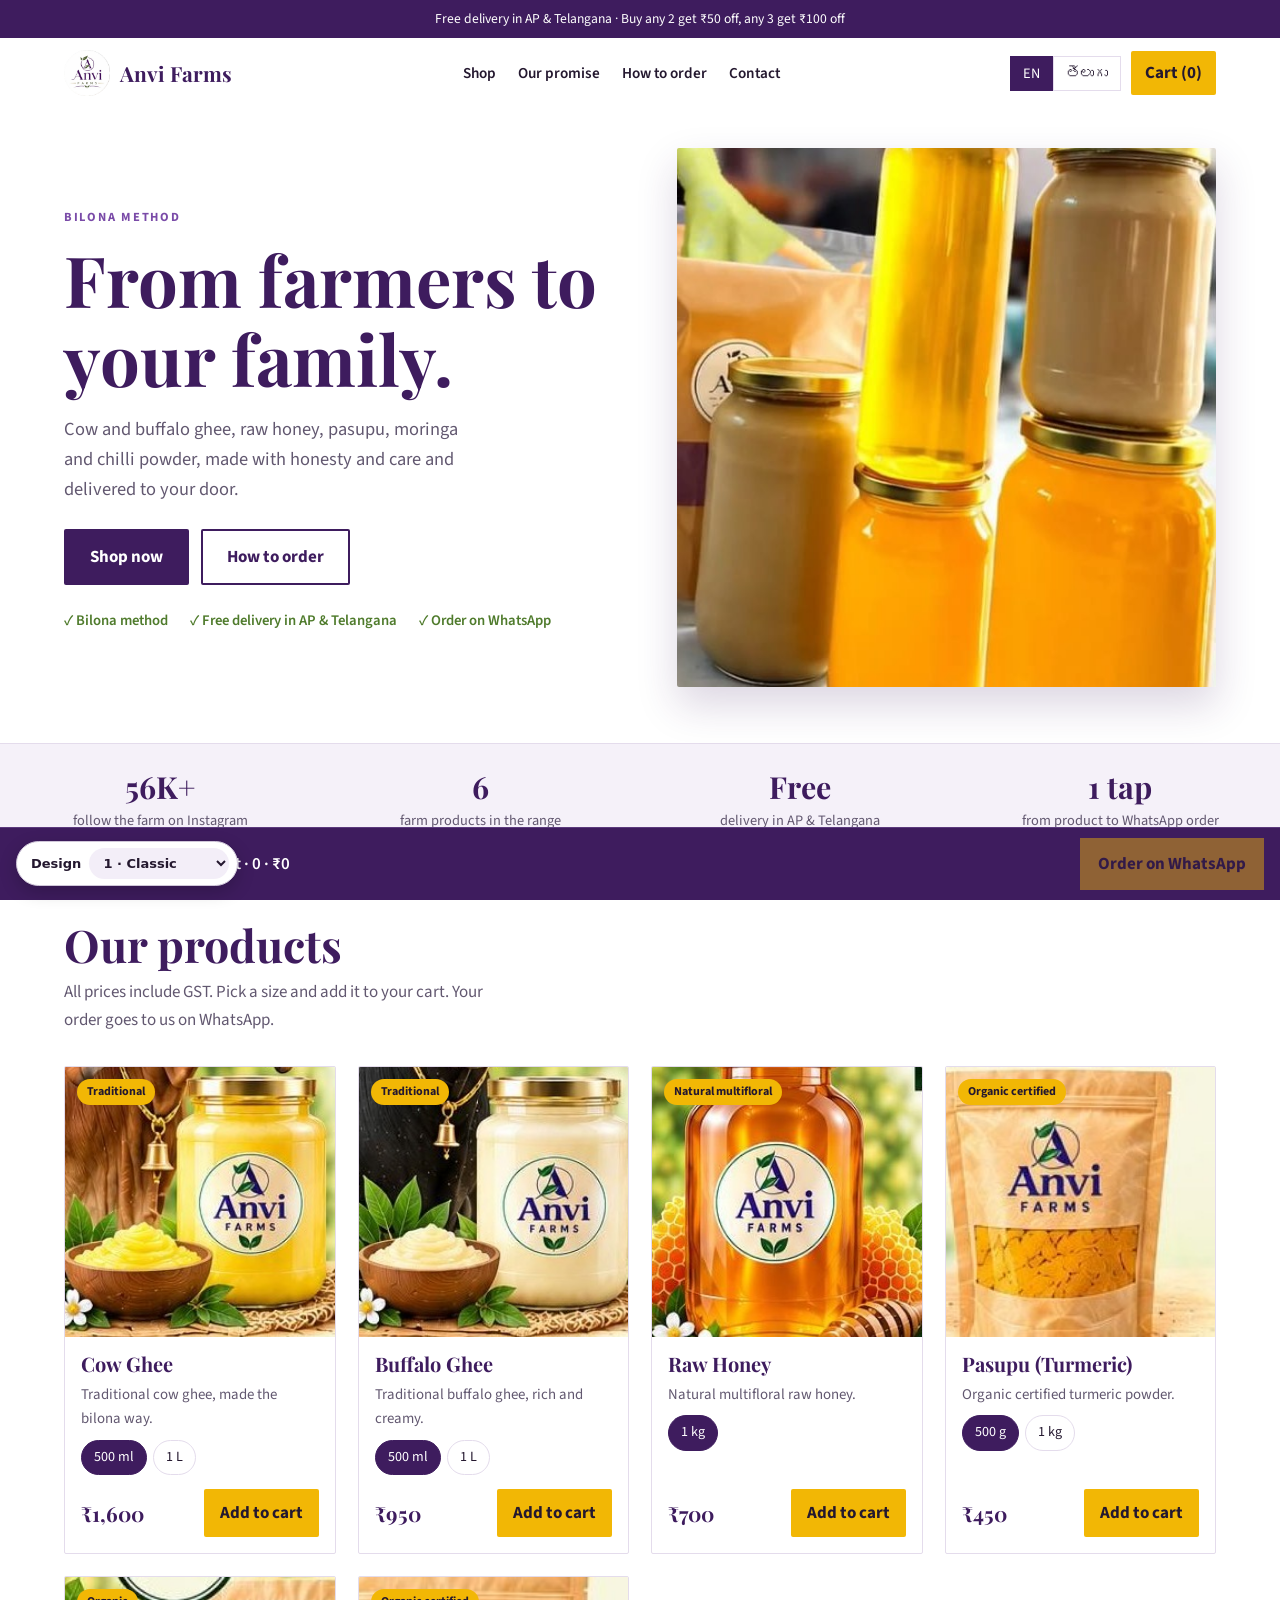
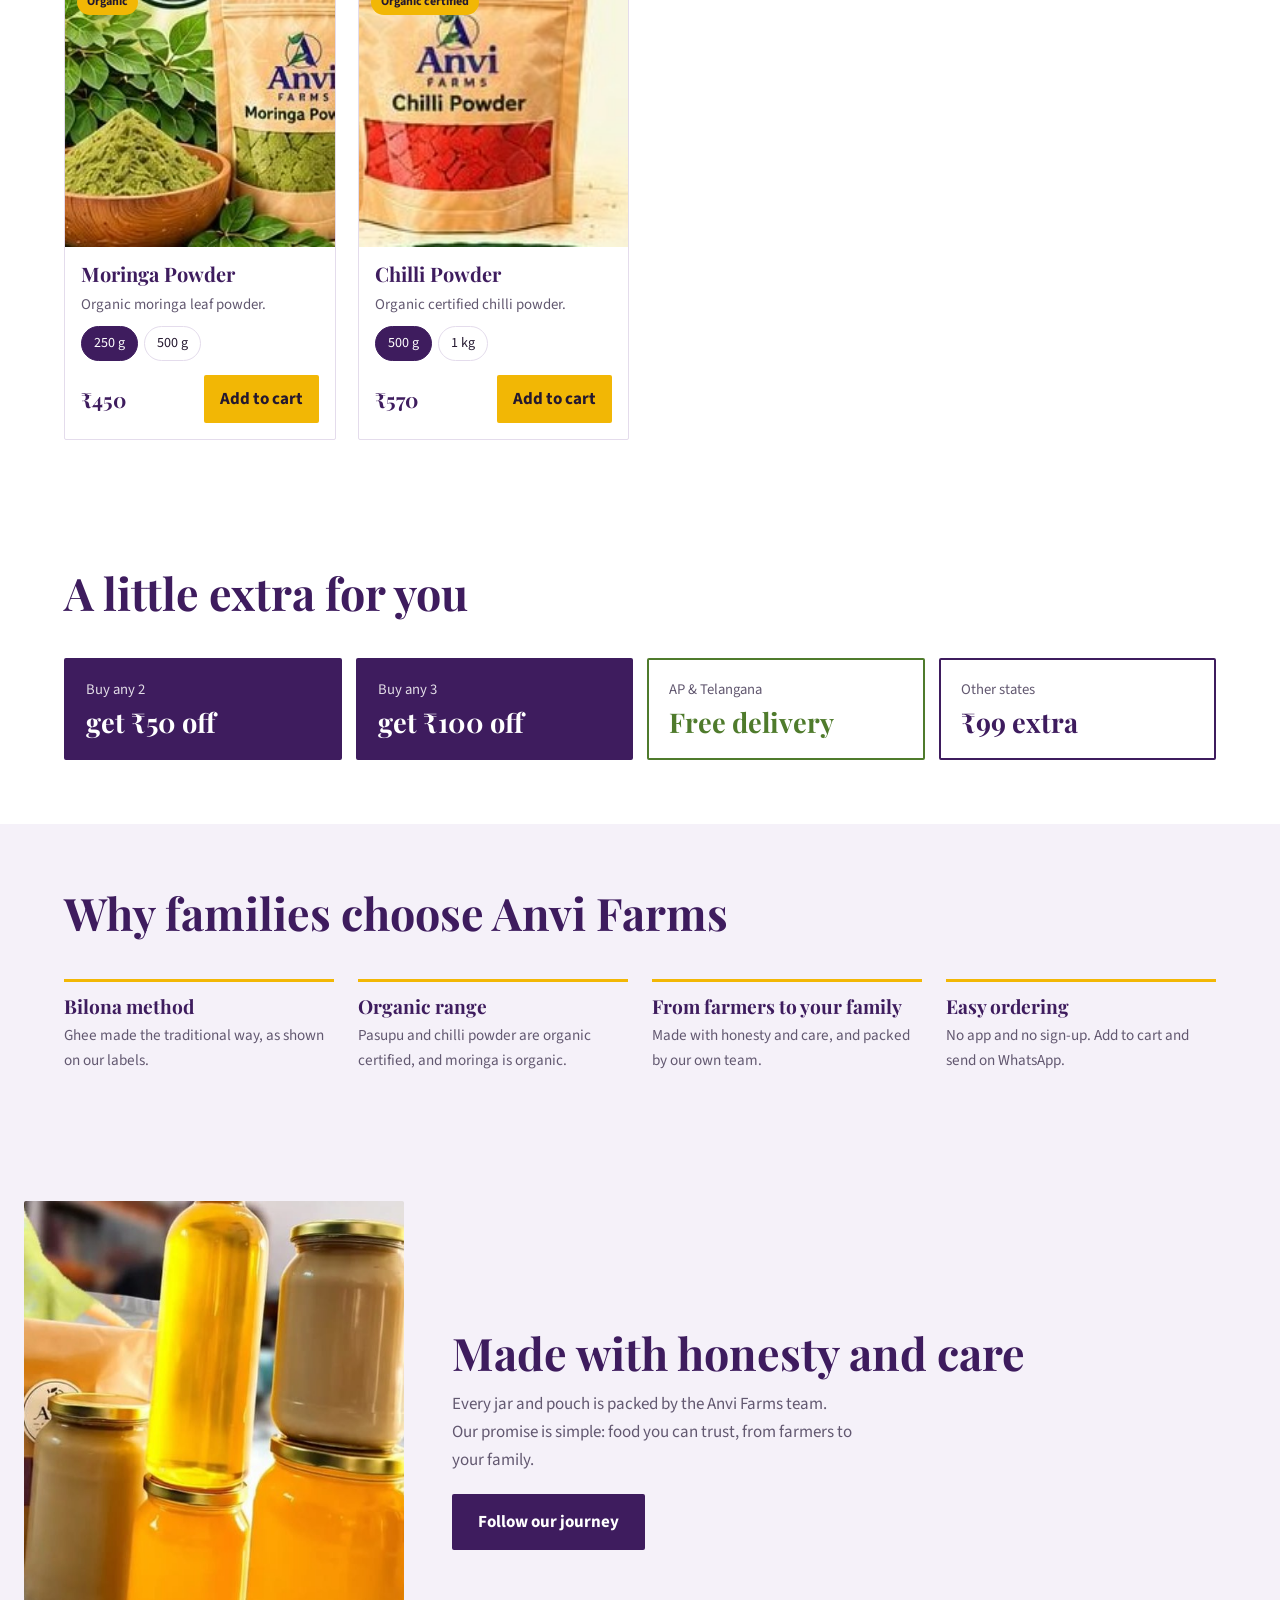
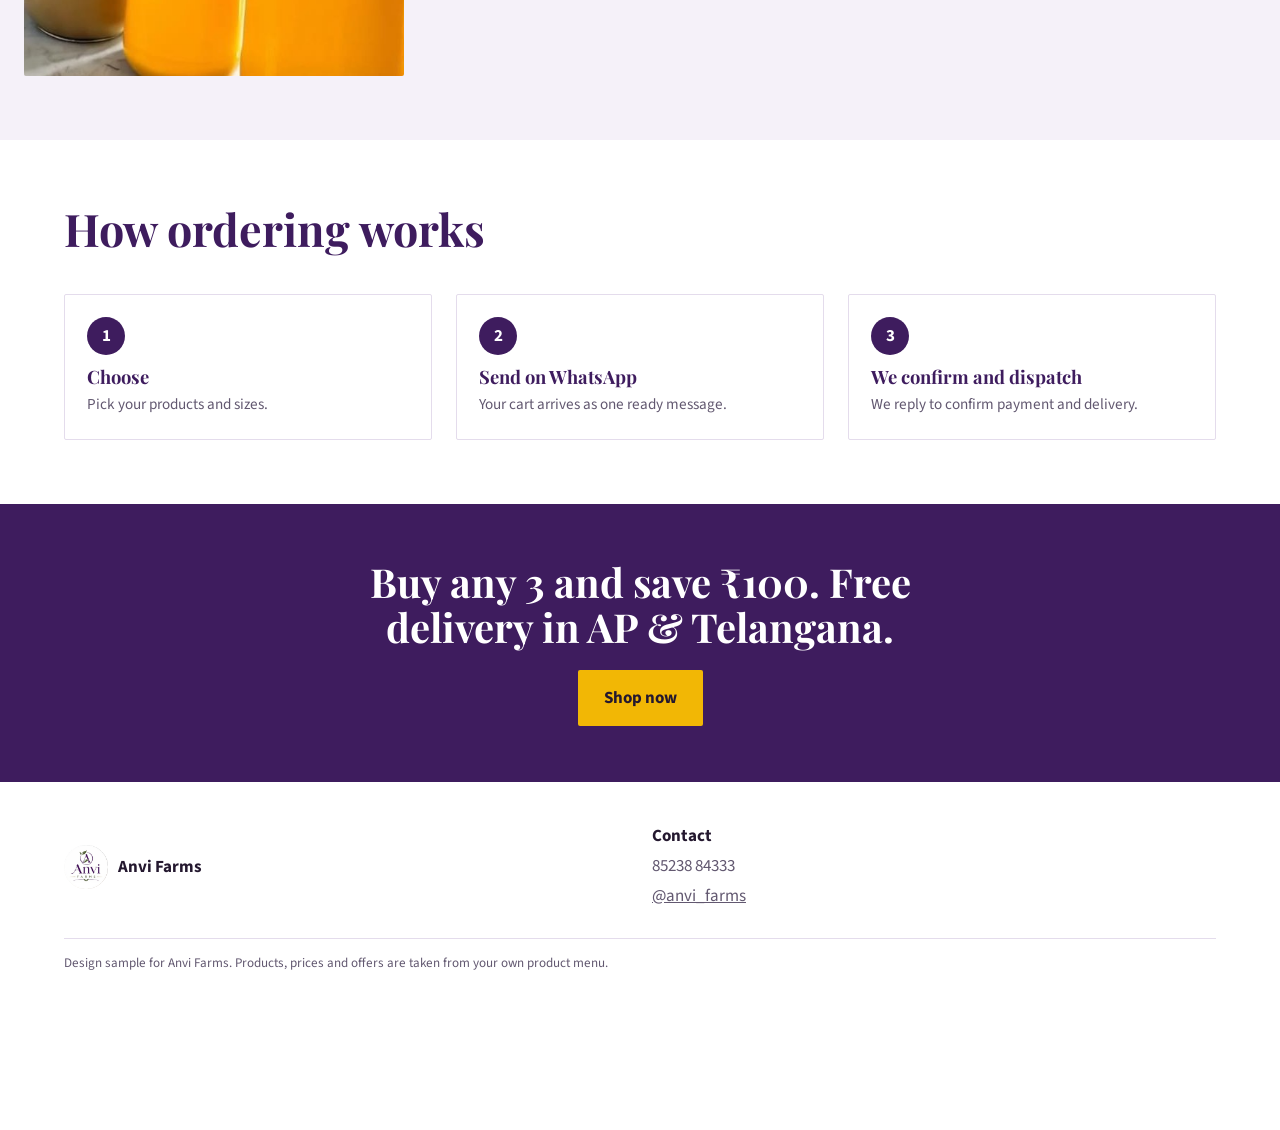
<file: index.html>
<!doctype html>
<html lang="en"><head><meta charset="utf-8"><meta name="viewport" content="width=device-width,initial-scale=1">
<title>Anvi Farms · Design 1 · Classic</title>
<link rel="stylesheet" href="https://fonts.googleapis.com/css2?family=Playfair+Display:wght@500;700&family=Source+Sans+3:wght@400;600;700&family=Noto+Sans+Telugu:wght@400;600;700&display=swap">
<link rel="stylesheet" href="home.css">
<style>body{--bg:#fff;--bg2:#F5F1F9;--ink:#24182F;--mut:#625870;--line:#E4DCEC;--brand:#3E1C5E;--brand-fg:#fff;--accent:#F2B705;--accent-fg:#24182F;--accent2:#7A4BA8;--leaf:#4F7B2C;--hc:#3E1C5E;--card:#fff;--r:2px;--shadow:0 18px 40px rgba(62,28,94,.18);--shadow2:none;--cart-bg:#3E1C5E;--cart-fg:#fff;--cart-line:#5b3a7d;--cart-btn:#F2B705;--cart-btn-fg:#24182F;--fh0:"Playfair Display",serif;--fb0:"Source Sans 3",sans-serif;--fh:var(--fh0);--fb:var(--fb0)}</style></head>
<body><div id="app"></div><div id="cart"></div>
<script src="shared.js"></script><script src="home.js"></script>
<script>AF.home({variant:"split",img:"img/range.jpg"});</script></body></html>
</file>
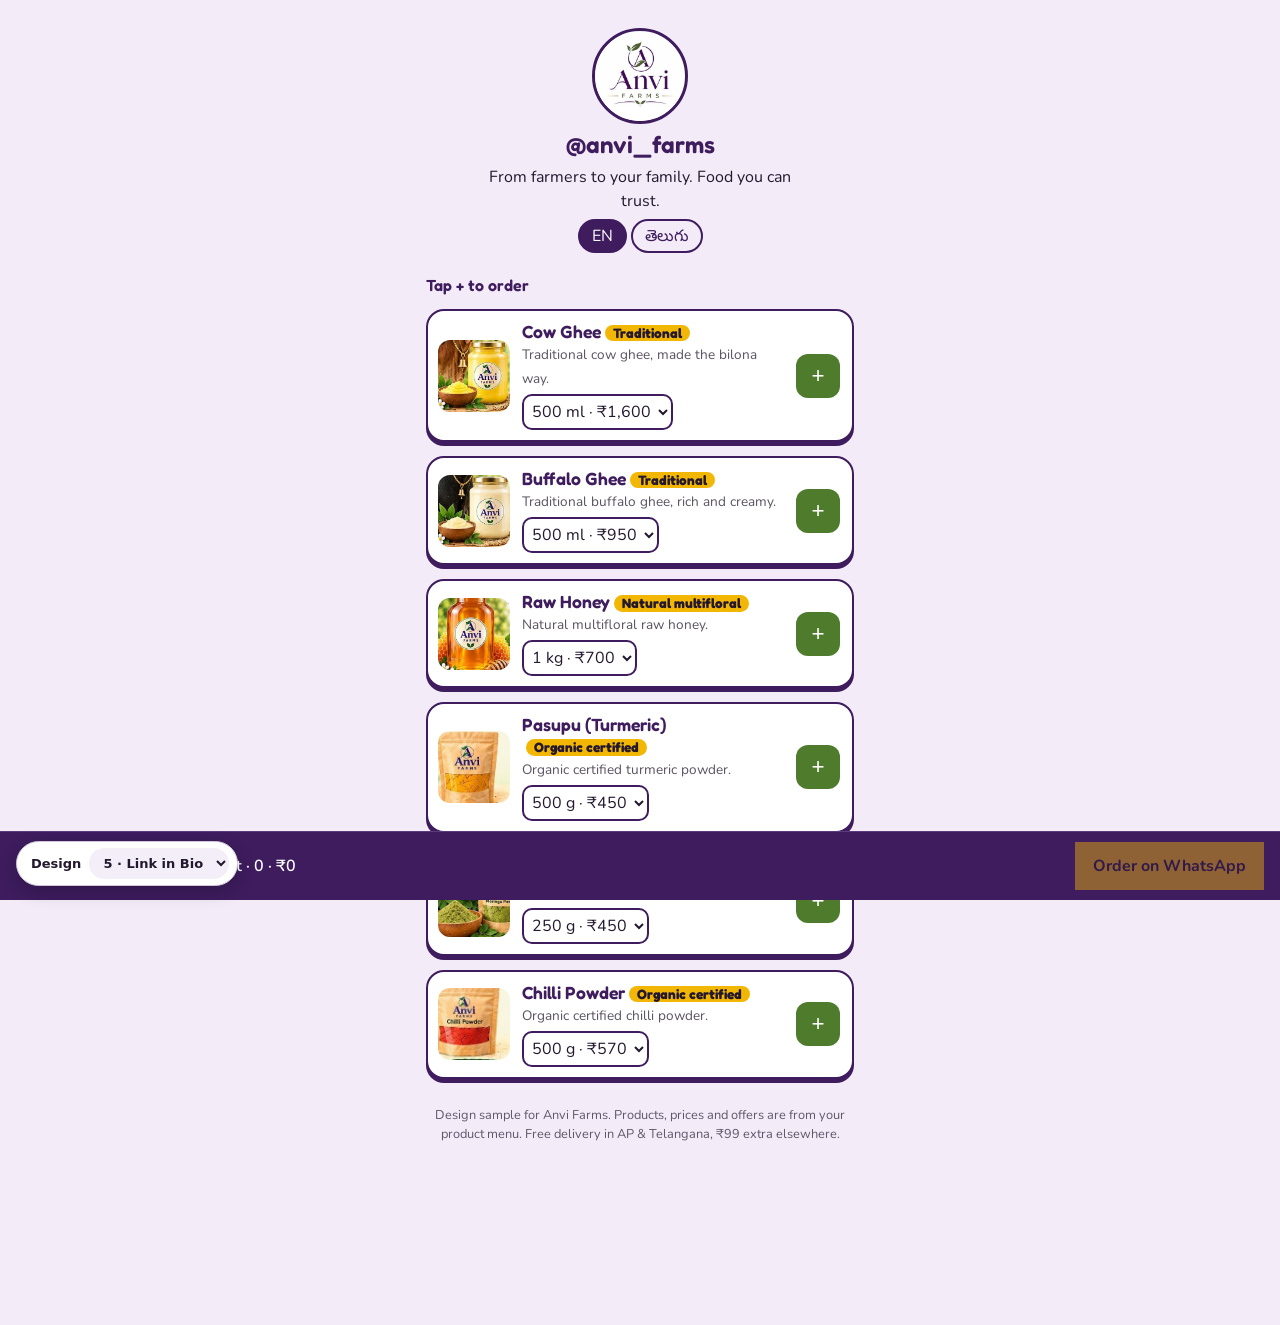
<file: bio.html>
<!doctype html>
<html lang="en"><head><meta charset="utf-8"><meta name="viewport" content="width=device-width,initial-scale=1">
<title>Anvi Farms · Design 5 · Link in Bio</title>
<link rel="stylesheet" href="https://fonts.googleapis.com/css2?family=Fredoka:wght@500;600&family=Noto+Sans+Telugu:wght@400;700&family=Nunito:wght@400;700&display=swap">
<style>
:root{--bg:#F3ECF8;--ink:#24182F;--purple:#3E1C5E;--leaf:#4F7B2C;--card:#fff;--cart-bg:#3E1C5E;--cart-fg:#fff;--cart-line:#5b3a7d;--cart-btn:#F2B705;--cart-btn-fg:#24182F}
*{box-sizing:border-box}body{margin:0;background:var(--bg);color:var(--ink);font:16px/1.5 Nunito,"Noto Sans Telugu",sans-serif;padding-bottom:140px}
.te{font-family:"Noto Sans Telugu",Nunito,sans-serif}.wrap{max-width:460px;margin:0 auto;padding:28px 16px;display:flex;flex-direction:column;gap:14px}
.top{text-align:center;display:flex;flex-direction:column;align-items:center;gap:6px}.top img{width:96px;height:96px;border-radius:50%;border:3px solid var(--purple);background:#fff}
h1{font:600 1.5rem Fredoka,sans-serif;margin:0;color:var(--purple)}.top p{margin:0;max-width:32ch}
.lang button{border:2px solid var(--purple);background:none;border-radius:99px;padding:3px 12px;font:inherit;cursor:pointer;color:var(--purple)}.lang button.on{background:var(--purple);color:#fff}
.btn{display:grid;grid-template-columns:72px 1fr auto;gap:12px;align-items:center;background:var(--card);border:2px solid var(--purple);border-radius:18px;padding:10px 12px 10px 10px;box-shadow:0 4px 0 var(--purple)}
.btn img{width:72px;height:72px;object-fit:cover;border-radius:12px}.btn b{font:600 1.1rem Fredoka,sans-serif;display:block;line-height:1.2;color:var(--purple)}.btn span{font-size:.85rem;opacity:.75}
.lim{display:inline-block;background:#F2B705;color:#24182F;font-size:.7rem;font-weight:700;padding:0 8px;border-radius:99px;margin-left:4px;opacity:1!important}
.btn select{font:inherit;border:2px solid var(--purple);border-radius:10px;padding:4px;background:#fff;color:var(--ink);margin-top:4px;max-width:100%}
.btn .add{border:0;background:var(--leaf);color:#fff;border-radius:12px;width:44px;height:44px;font-size:1.4rem;cursor:pointer}
.sec{font:600 1rem Fredoka,sans-serif;margin:8px 0 0;color:var(--purple)}.foot{text-align:center;font-size:.8rem;opacity:.7}
</style></head><body>
<div class="wrap">
<div class="top"><img src="img/logo.png" alt="Anvi Farms logo"><h1>@anvi_farms</h1><p id="bio"></p><span class="lang"><button id="l-en">EN</button> <button id="l-te">తెలుగు</button></span></div>
<p class="sec" id="st"></p><div id="list" style="display:flex;flex-direction:column;gap:14px"></div>
<p class="foot">Design sample for Anvi Farms. Products, prices and offers are from your product menu. Free delivery in AP &amp; Telangana, ₹99 extra elsewhere.</p>
</div>
<div id="cart"></div>
<script src="shared.js"></script>
<script>
var T={en:{bio:"From farmers to your family. Food you can trust.",st:"Tap + to order"},te:{bio:"రైతుల నుండి మీ కుటుంబానికి. నమ్మకమైన ఆహారం.",st:"ఆర్డర్ చేయడానికి + నొక్కండి"}};
var sel={};
function draw(){var l=AF.lang(),t=T[l];document.documentElement.lang=l;document.body.className=l;bio.textContent=t.bio;st.textContent=t.st;
 document.getElementById("l-en").className=l=="en"?"on":"";document.getElementById("l-te").className=l=="te"?"on":"";
 list.innerHTML=AF.products.map(function(p){var lim=AF.limited(p);return '<div class="btn">'+AF.art(p)+'<div><b>'+AF.name(p)+(lim?'<span class="lim">'+lim+'</span>':'')+'</b><span>'+AF.desc(p)+'</span><br><select id="v-'+p.id+'" data-id="'+p.id+'" aria-label="Size">'+p.v.map(function(v,j){return '<option value="'+j+'"'+(j==(sel[p.id]||0)?' selected':'')+'>'+v.l+' · '+AF.inr(v.p)+'</option>'}).join('')+'</select></div><button class="add" data-id="'+p.id+'" aria-label="Add to cart">+</button></div>'}).join('');
 list.querySelectorAll("select").forEach(function(s){s.onchange=function(){sel[s.dataset.id]=+s.value}});
 list.querySelectorAll(".add").forEach(function(b){b.onclick=function(){AF.add(b.dataset.id,+document.getElementById("v-"+b.dataset.id).value,1)}});}
document.getElementById("l-en").onclick=function(){AF.setLang("en")};document.getElementById("l-te").onclick=function(){AF.setLang("te")};
AF.onChange(draw);draw();AF.mountCart(document.getElementById("cart"));
</script></body></html>
</file>
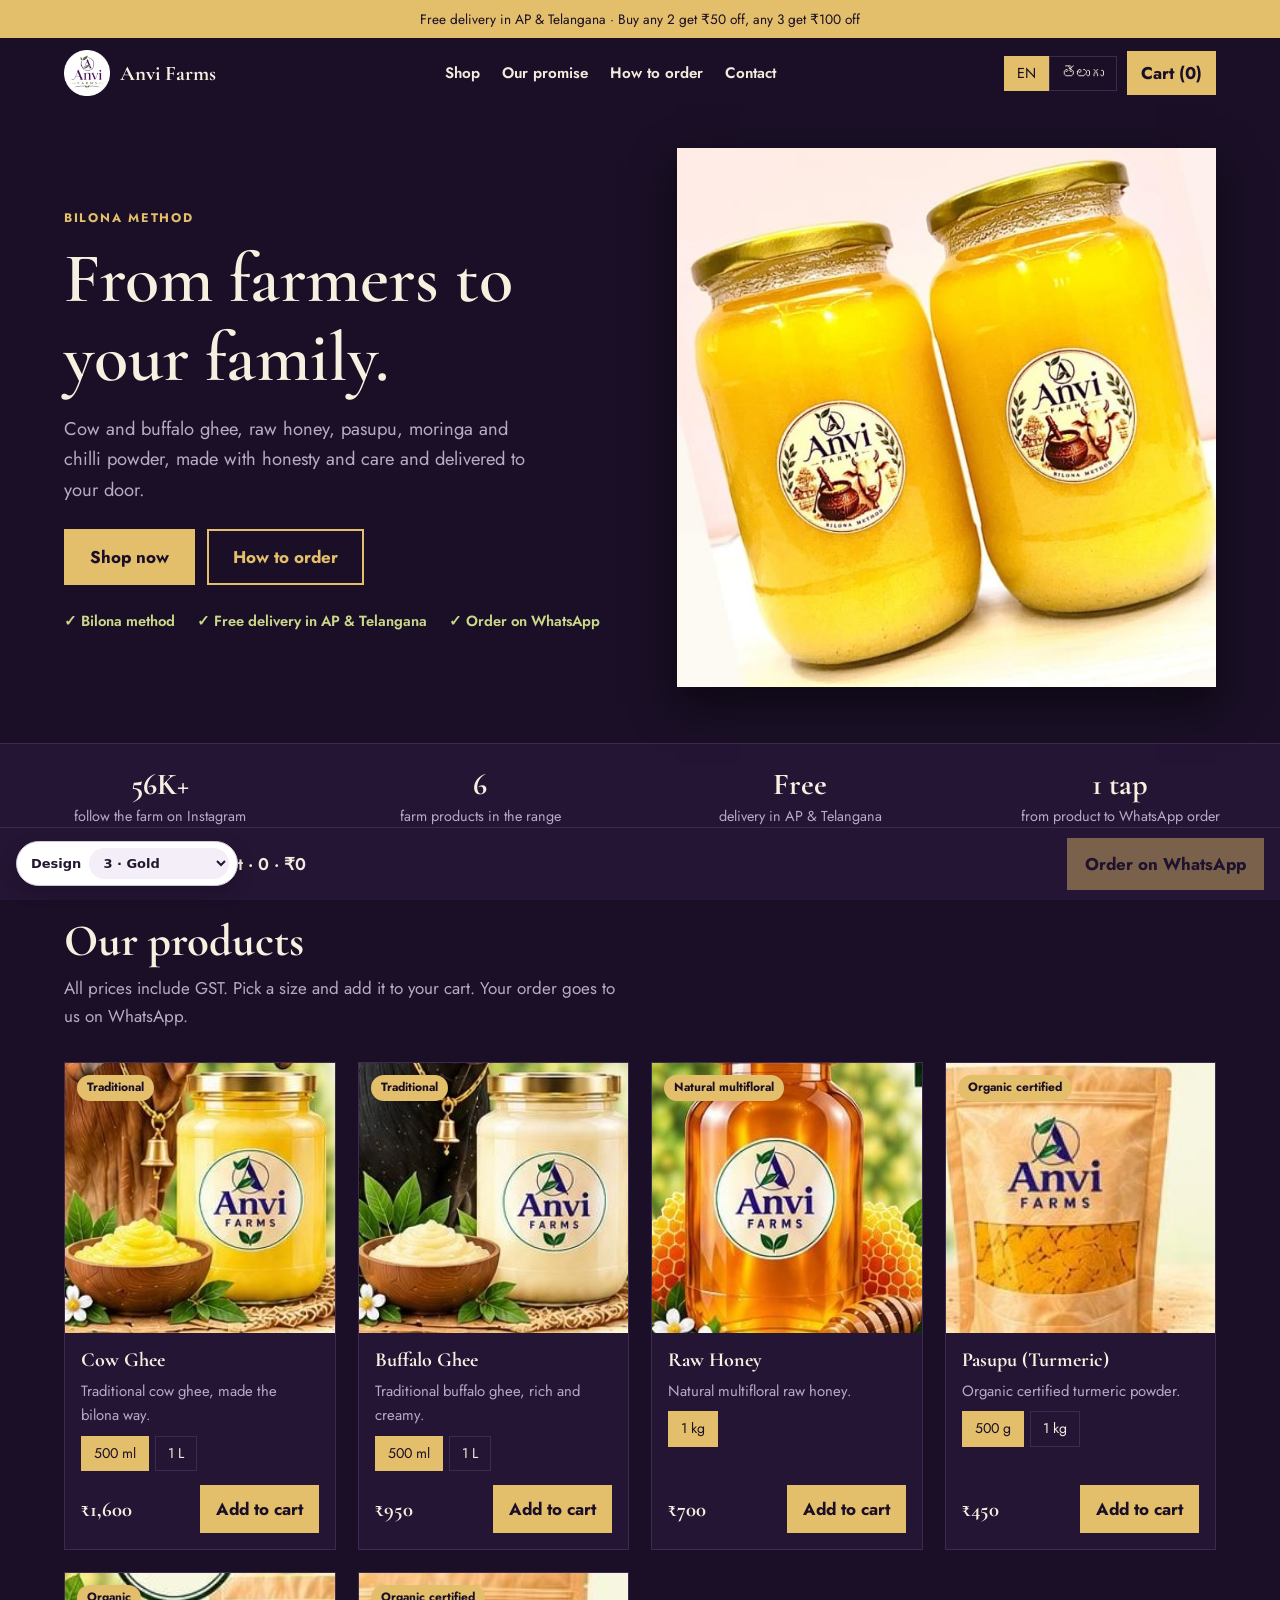
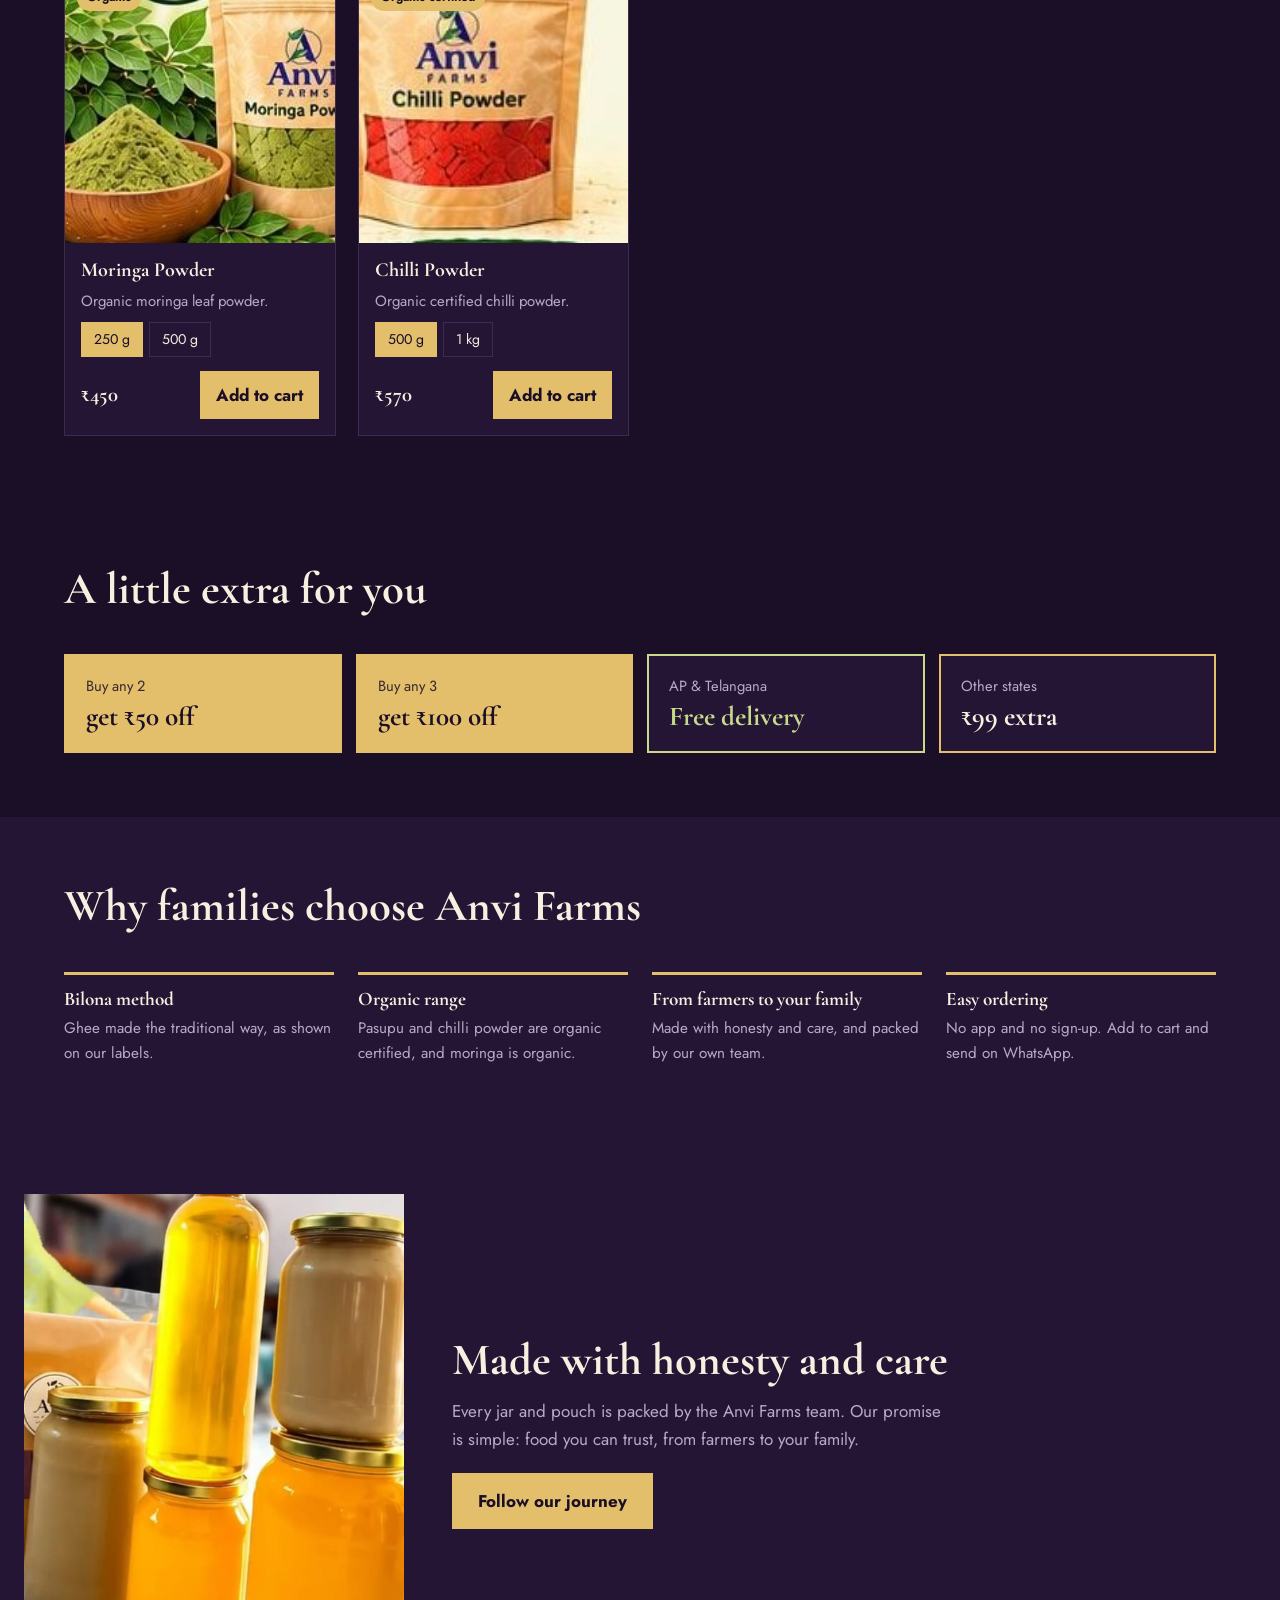
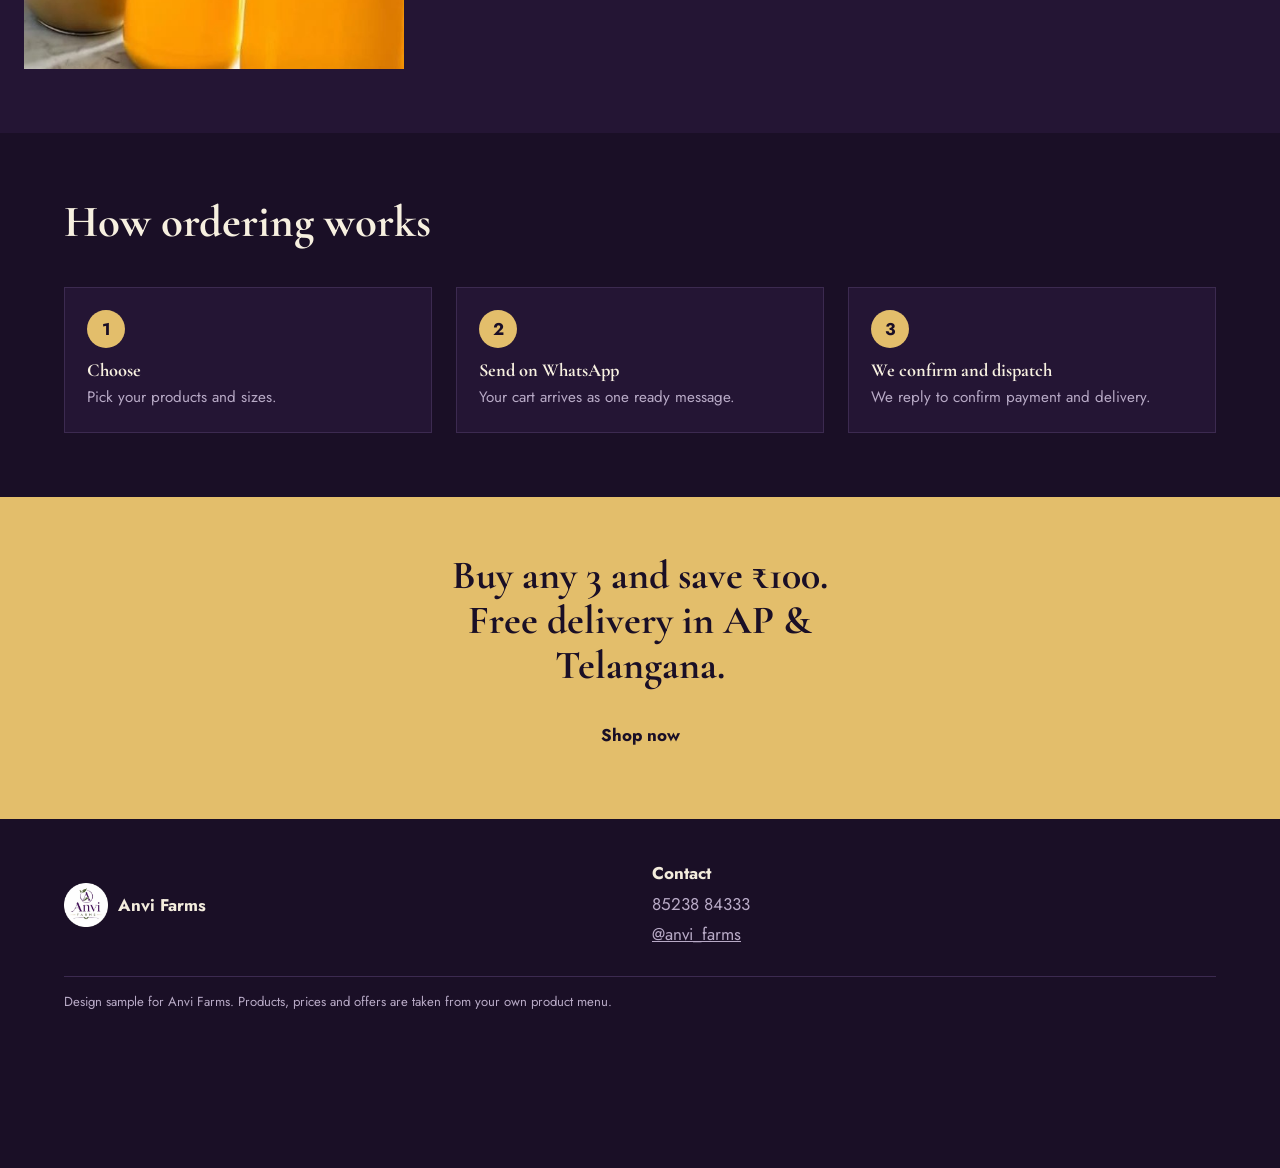
<file: gold.html>
<!doctype html>
<html lang="en"><head><meta charset="utf-8"><meta name="viewport" content="width=device-width,initial-scale=1">
<title>Anvi Farms · Design 3 · Gold</title>
<link rel="stylesheet" href="https://fonts.googleapis.com/css2?family=Cormorant+Garamond:wght@500;600;700&family=Jost:wght@400;500;600&family=Noto+Sans+Telugu:wght@400;600;700&display=swap">
<link rel="stylesheet" href="home.css">
<style>body{--bg:#1A0F26;--bg2:#241534;--ink:#F3ECDD;--mut:#B8AAC6;--line:#3C2A50;--brand:#E3BE6B;--brand-fg:#1A0F26;--accent:#E3BE6B;--accent-fg:#1A0F26;--accent2:#E3BE6B;--leaf:#C9D98A;--hc:#F7F0E0;--card:#241534;--r:0;--shadow:0 18px 40px rgba(0,0,0,.5);--shadow2:none;--cart-bg:#241534;--cart-fg:#F3ECDD;--cart-line:#3C2A50;--cart-btn:#E3BE6B;--cart-btn-fg:#1A0F26;--fh0:"Cormorant Garamond",serif;--fb0:Jost,sans-serif;--fh:var(--fh0);--fb:var(--fb0)}.hero h1{font-weight:600}.sz{border-radius:0}</style></head>
<body><div id="app"></div><div id="cart"></div>
<script src="shared.js"></script><script src="home.js"></script>
<script>AF.home({variant:"split",img:"img/cow-ghee.jpg"});</script></body></html>
</file>
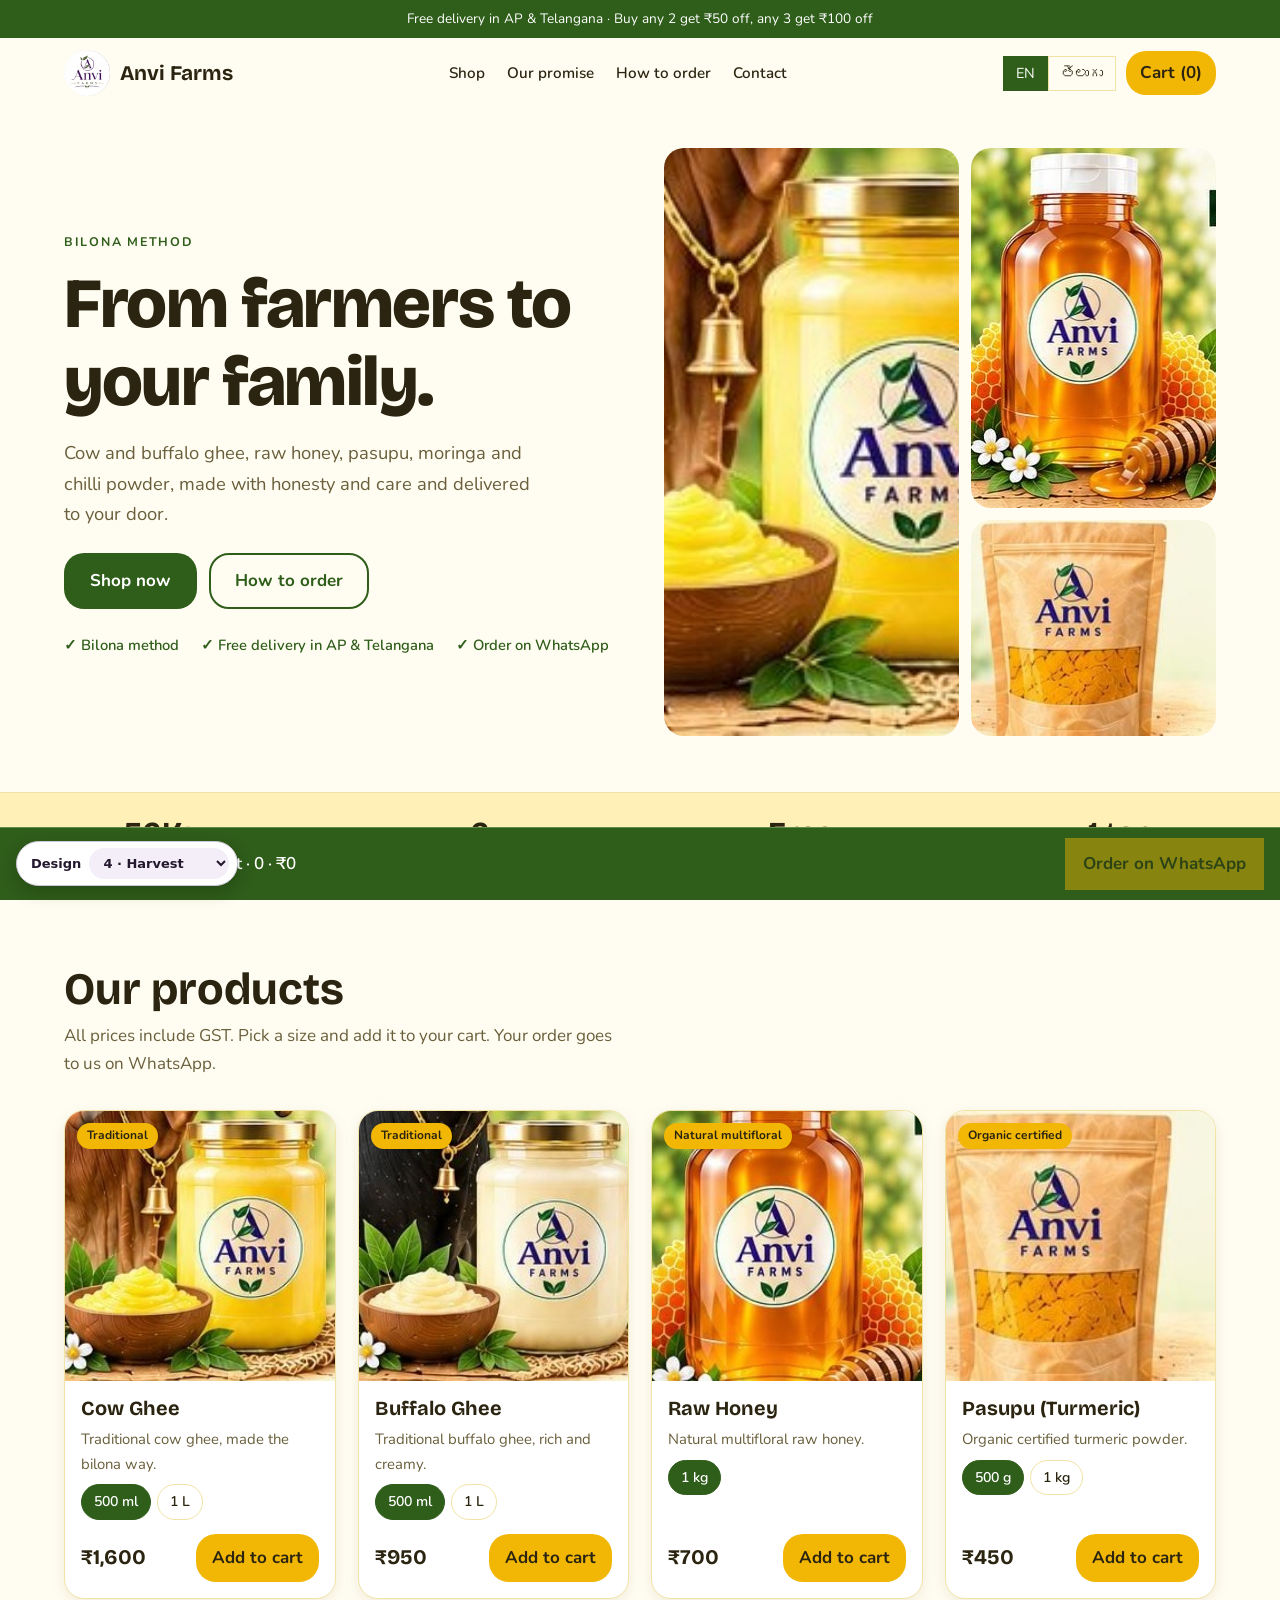
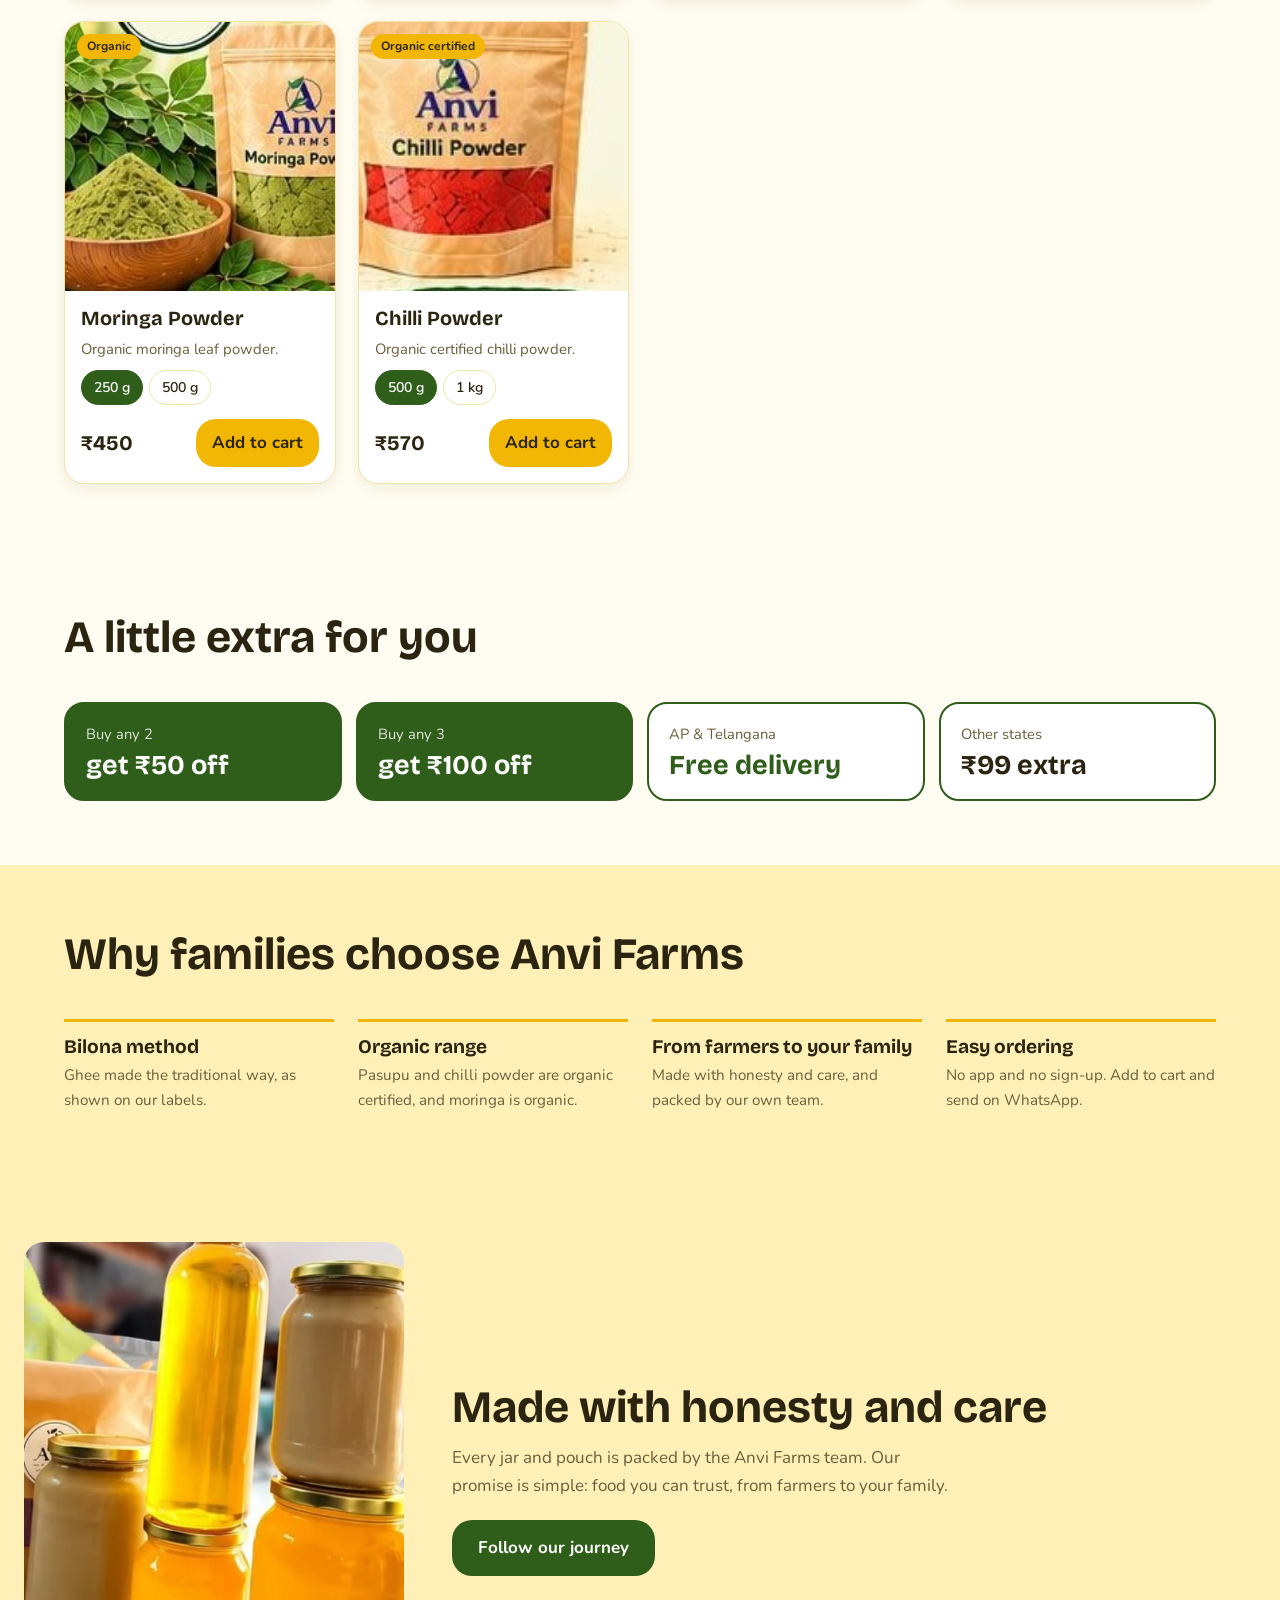
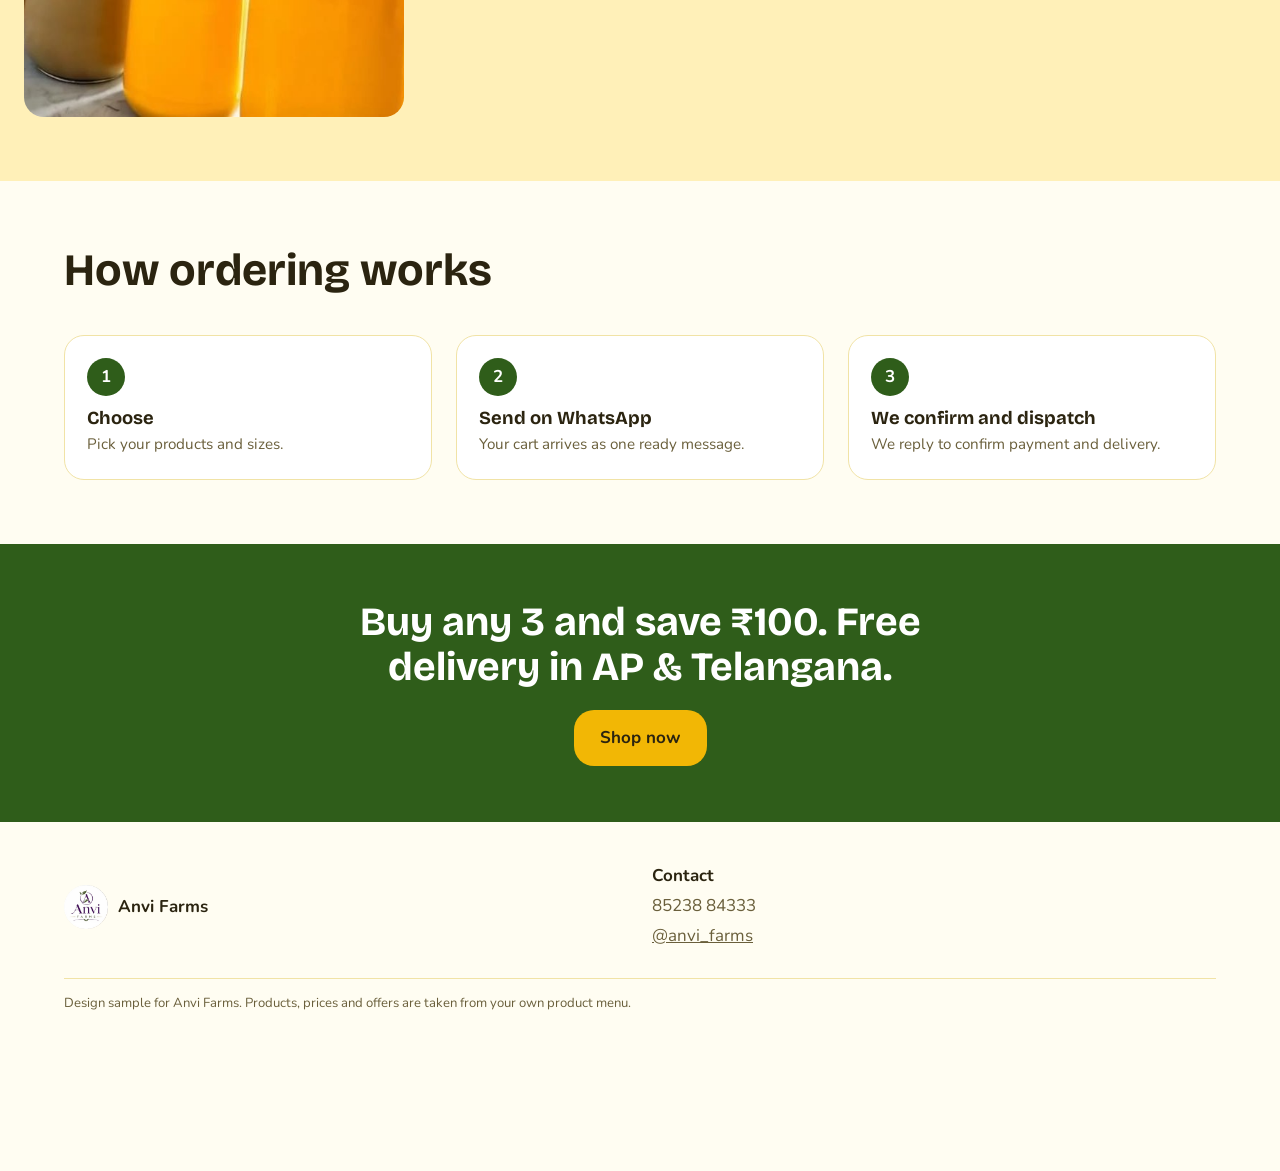
<file: harvest.html>
<!doctype html>
<html lang="en"><head><meta charset="utf-8"><meta name="viewport" content="width=device-width,initial-scale=1">
<title>Anvi Farms · Design 4 · Harvest</title>
<link rel="stylesheet" href="https://fonts.googleapis.com/css2?family=Bricolage+Grotesque:wght@500;700;800&family=Nunito:wght@400;600;700&family=Noto+Sans+Telugu:wght@400;600;700&display=swap">
<link rel="stylesheet" href="home.css">
<style>body{--bg:#FFFDF2;--bg2:#FFF0B8;--ink:#2B2410;--mut:#6A5F3B;--line:#F1E3A6;--brand:#2F5D1A;--brand-fg:#fff;--accent:#F2B705;--accent-fg:#2B2410;--accent2:#2F5D1A;--leaf:#2F5D1A;--hc:#2B2410;--card:#fff;--r:20px;--shadow:0 14px 30px rgba(120,90,0,.2);--shadow2:0 4px 14px rgba(120,90,0,.1);--cart-bg:#2F5D1A;--cart-fg:#fff;--cart-line:#5f8c47;--cart-btn:#F2B705;--cart-btn-fg:#2B2410;--fh0:"Bricolage Grotesque",sans-serif;--fb0:Nunito,sans-serif;--fh:var(--fh0);--fb:var(--fb0)}@media(min-width:821px){.hero{grid-template-columns:1fr 1fr}}.hero h1{font-weight:800;letter-spacing:-.02em}.sz{font-weight:600}</style></head>
<body><div id="app"></div><div id="cart"></div>
<script src="shared.js"></script><script src="home.js"></script>
<script>AF.home({variant:"trio",img:""});</script></body></html>
</file>
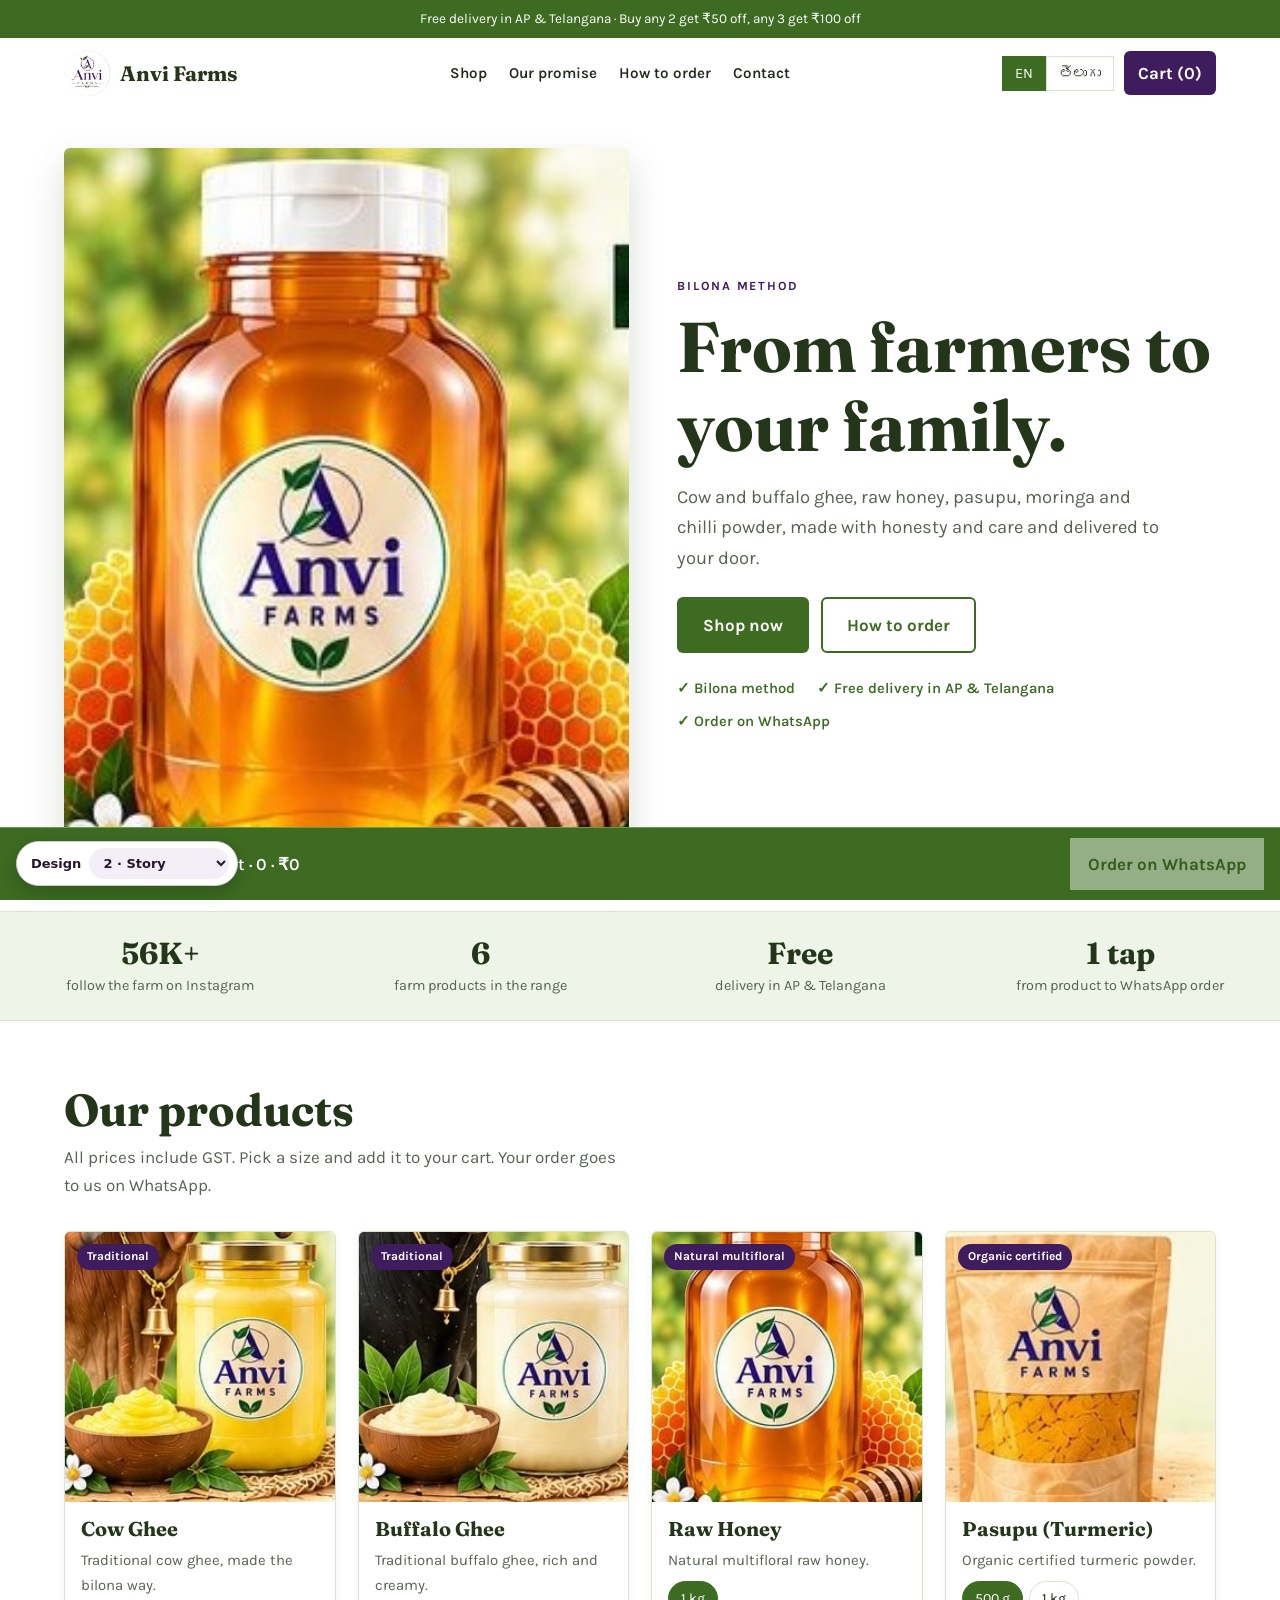
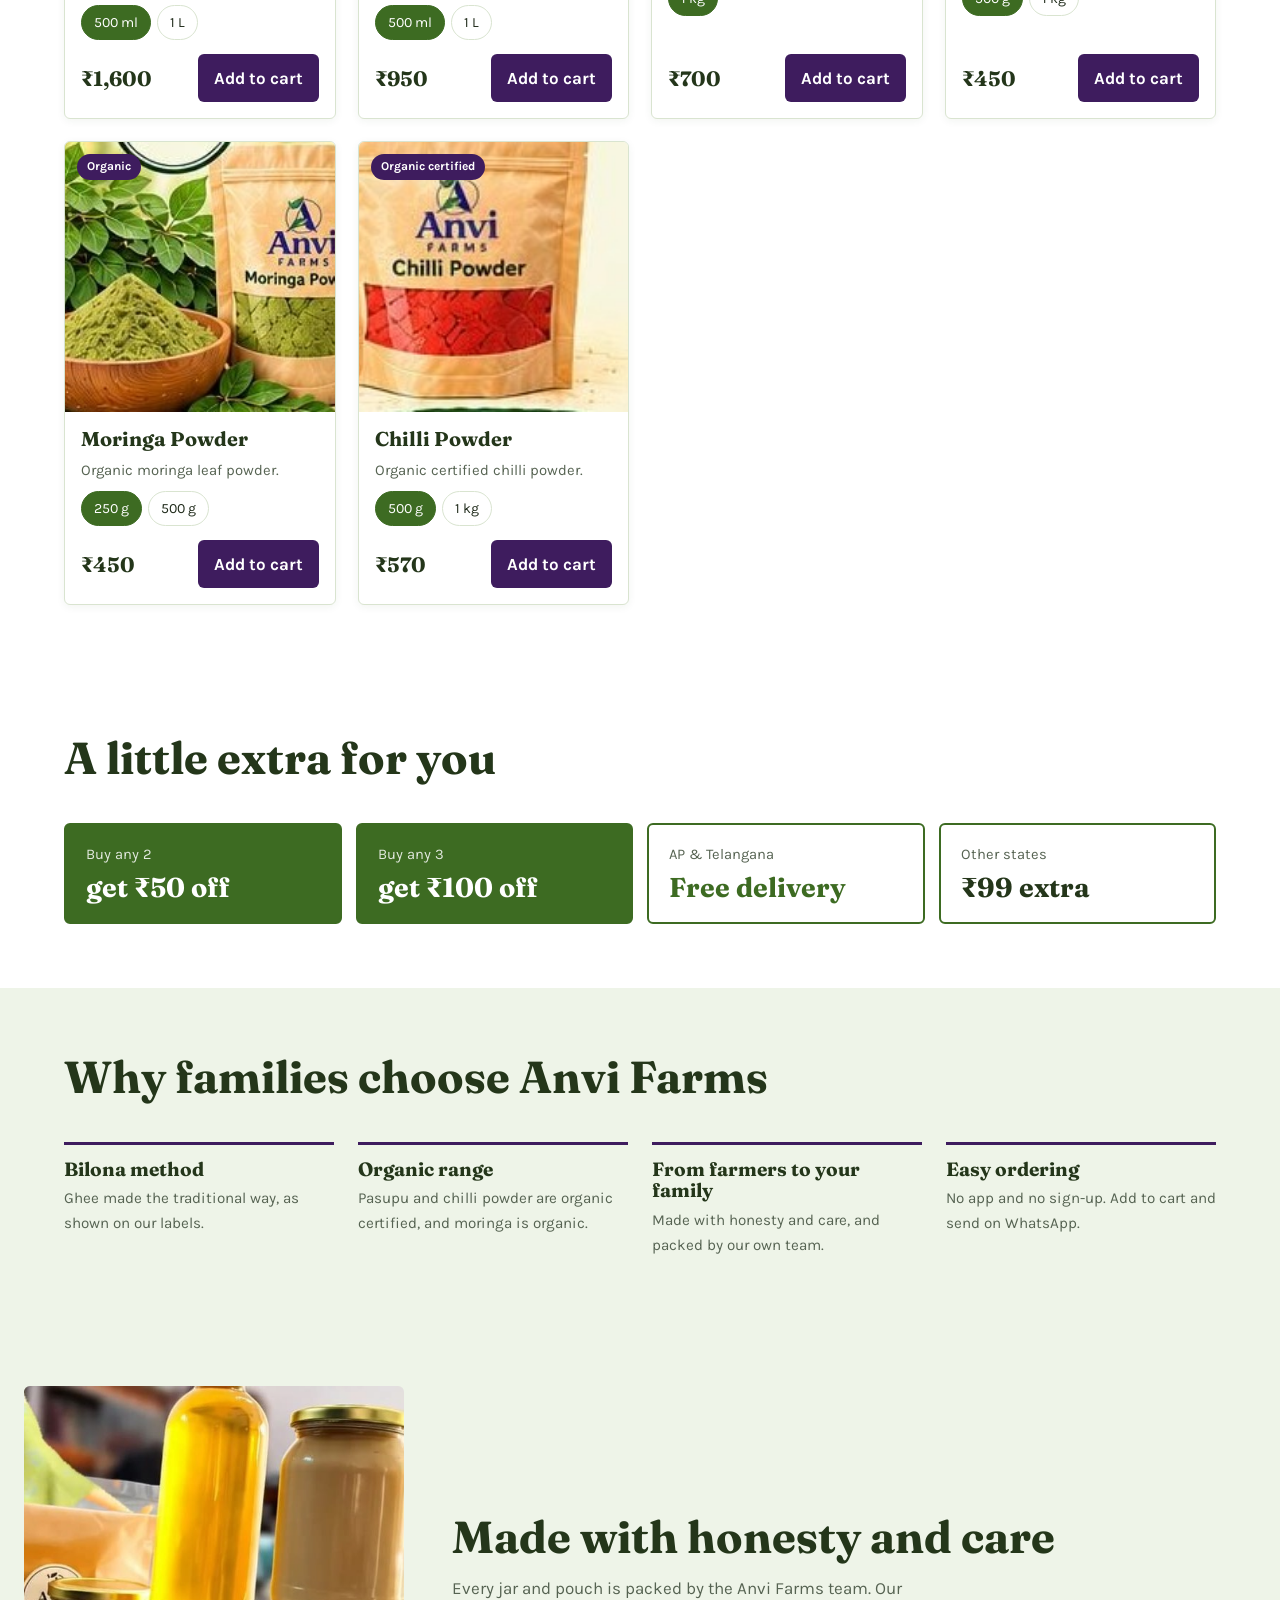
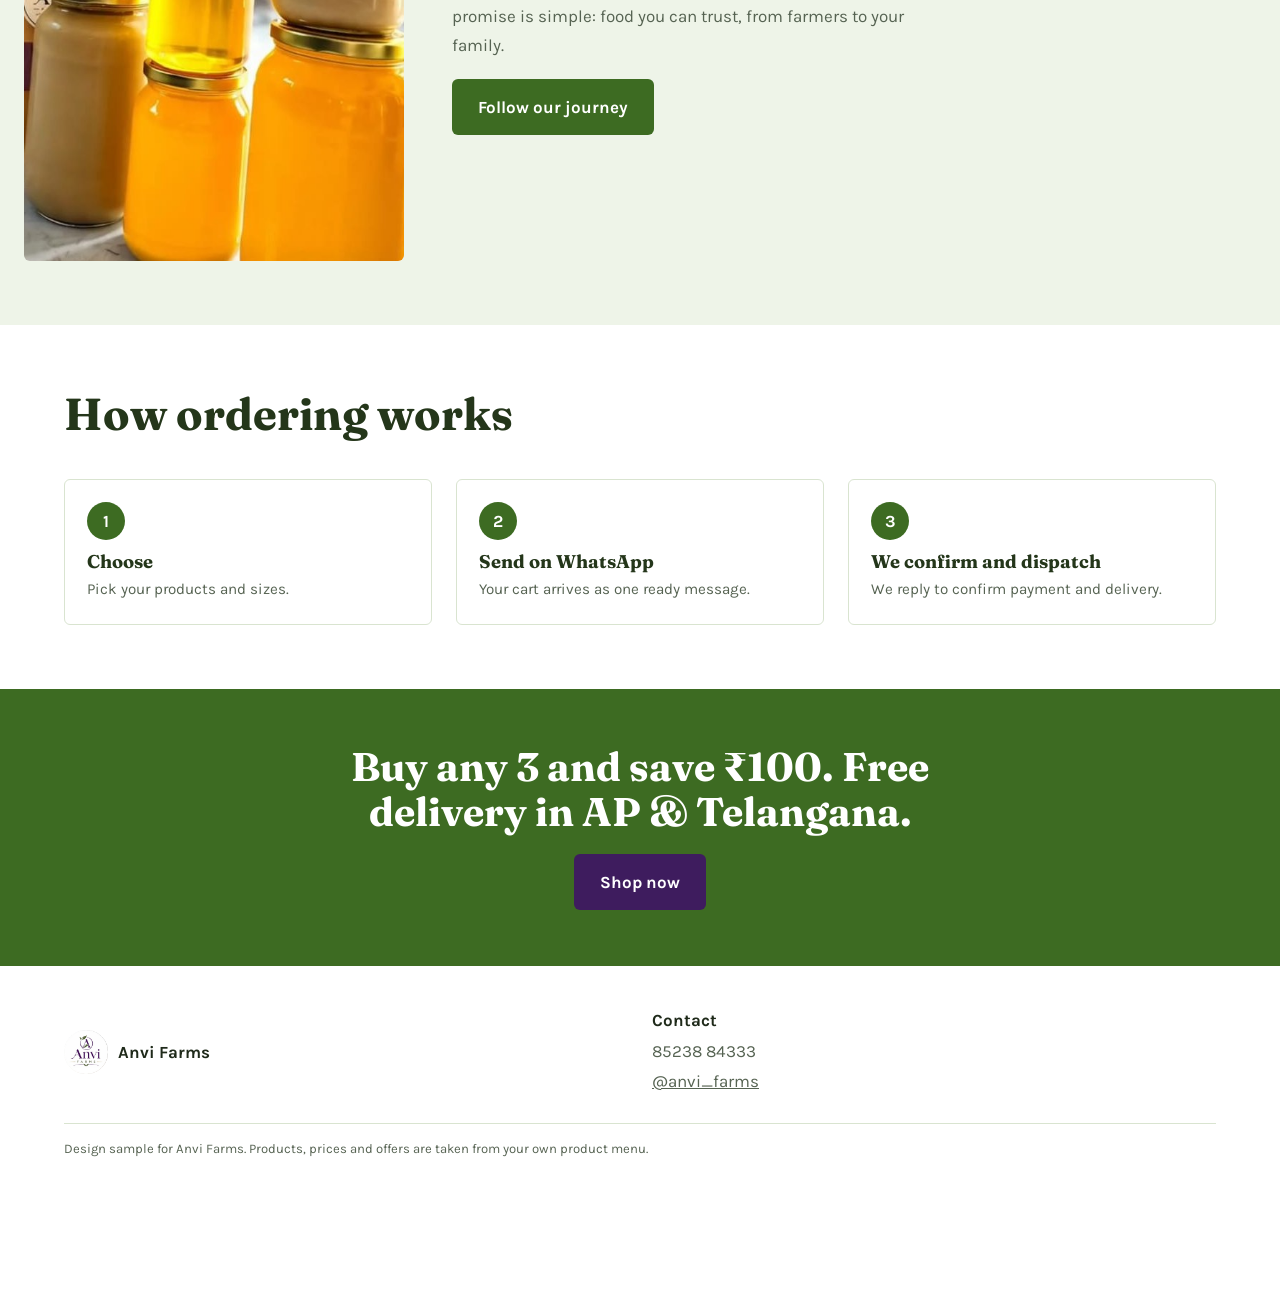
<file: story.html>
<!doctype html>
<html lang="en"><head><meta charset="utf-8"><meta name="viewport" content="width=device-width,initial-scale=1">
<title>Anvi Farms · Design 2 · Story</title>
<link rel="stylesheet" href="https://fonts.googleapis.com/css2?family=Fraunces:opsz,wght@9..144,500;9..144,700&family=Karla:wght@400;600;700&family=Noto+Sans+Telugu:wght@400;600;700&display=swap">
<link rel="stylesheet" href="home.css">
<style>body{--bg:#fff;--bg2:#EEF4E8;--ink:#1F2A1A;--mut:#566352;--line:#D9E4D0;--brand:#3D6B22;--brand-fg:#fff;--accent:#3E1C5E;--accent-fg:#fff;--accent2:#3E1C5E;--leaf:#3D6B22;--hc:#24361A;--card:#fff;--r:6px;--shadow:0 16px 36px rgba(40,70,25,.18);--shadow2:0 2px 8px rgba(40,70,25,.06);--cart-bg:#3D6B22;--cart-fg:#fff;--cart-line:#6a9a4e;--cart-btn:#fff;--cart-btn-fg:#2a4d15;--fh0:Fraunces,serif;--fb0:Karla,sans-serif;--fh:var(--fh0);--fb:var(--fb0)}.v-flip .heroimg img{object-position:top;aspect-ratio:4/5}@media(max-width:820px){.v-flip .heroimg{order:2}.v-flip .heroimg img{aspect-ratio:4/3;object-position:center 30%}}</style></head>
<body><div id="app"></div><div id="cart"></div>
<script src="shared.js"></script><script src="home.js"></script>
<script>AF.home({variant:"flip",img:"img/menu-honey.jpg"});</script></body></html>
</file>
<file: home.css>
/* Shared layout for the full homepages. Each design sets the tokens on body. */
*{box-sizing:border-box}html{scroll-behavior:smooth}
body{margin:0;background:var(--bg);color:var(--ink);font:17px/1.65 var(--fb);padding-bottom:130px}
body.te{--fh:"Noto Sans Telugu",var(--fh0);--fb:"Noto Sans Telugu",var(--fb0)}
img{max-width:100%;display:block}a{color:inherit}
h1,h2,h3{font-family:var(--fh);margin:0;line-height:1.12;color:var(--hc)}
.announce{background:var(--brand);color:var(--brand-fg);text-align:center;font-size:.85rem;padding:8px 16px}
.nav{display:flex;align-items:center;justify-content:space-between;gap:16px;padding:12px 24px;max-width:1200px;margin:0 auto;flex-wrap:wrap}
.brand{display:flex;align-items:center;gap:10px;text-decoration:none;font:700 1.3rem var(--fh);color:var(--hc)}.brand img{width:46px;height:46px}
.nav nav{display:flex;gap:22px;flex-wrap:wrap}.nav nav a{text-decoration:none;font-weight:600;font-size:.95rem;color:var(--ink)}.nav nav a:hover{color:var(--accent2)}
.navr{display:flex;gap:10px;align-items:center}
.lang button{border:1px solid var(--line);background:transparent;color:var(--ink);padding:5px 12px;cursor:pointer;font:inherit;font-size:.9rem}.lang button.on{background:var(--brand);color:var(--brand-fg);border-color:var(--brand)}
.navcart{border:0;background:var(--accent);color:var(--accent-fg);padding:8px 14px;font:inherit;font-weight:700;cursor:pointer;border-radius:var(--r)}
.hero{max-width:1200px;margin:0 auto;padding:40px 24px 56px;display:grid;grid-template-columns:1.05fr 1fr;gap:48px;align-items:center}
.eyebrow{display:inline-block;color:var(--accent2);text-transform:uppercase;letter-spacing:.14em;font-size:.78rem;font-weight:700;margin-bottom:12px}
.hero h1{font-size:clamp(2.4rem,5.6vw,4.4rem);margin-bottom:16px}
.hero p{color:var(--mut);font-size:1.15rem;max-width:44ch;margin:0 0 24px}
.ctas{display:flex;gap:12px;flex-wrap:wrap}
.btn1{display:inline-block;background:var(--brand);color:var(--brand-fg);padding:14px 26px;text-decoration:none;font-weight:700;border-radius:var(--r)}
.btn2{display:inline-block;border:2px solid var(--brand);color:var(--brand);padding:12px 24px;text-decoration:none;font-weight:700;border-radius:var(--r)}
.chips{display:flex;flex-wrap:wrap;gap:8px 22px;margin-top:24px;color:var(--leaf);font-weight:600;font-size:.92rem}
.heroimg img{width:100%;aspect-ratio:1/1;object-fit:cover;border-radius:var(--r);box-shadow:var(--shadow)}
.trio{display:grid;grid-template-columns:1.2fr 1fr;grid-template-rows:1fr 1fr;gap:12px;aspect-ratio:1}
.trio img{width:100%;height:100%;object-fit:cover;border-radius:var(--r)}.trio img:first-child{grid-row:span 2}
.stats{background:var(--bg2);border-block:1px solid var(--line)}
.stats{display:grid;grid-template-columns:repeat(auto-fit,minmax(200px,1fr));max-width:100%}
.stats div{padding:22px 24px;display:flex;flex-direction:column;gap:2px;text-align:center}
.stats b{font:700 1.9rem var(--fh);color:var(--hc)}.stats span{color:var(--mut);font-size:.9rem}
.sec{max-width:1200px;margin:0 auto;padding:64px 24px;display:flex;flex-direction:column;gap:32px}
.sec.alt{max-width:none;background:var(--bg2)}.sec.alt>*{max-width:1152px;width:100%;margin-inline:auto}
.head h2{font-size:clamp(1.8rem,4vw,2.8rem);margin-bottom:8px}.head p{margin:0;color:var(--mut);max-width:56ch}
.grid{display:grid;grid-template-columns:repeat(auto-fill,minmax(250px,1fr));gap:22px}
.card{background:var(--card);border:1px solid var(--line);border-radius:var(--r);overflow:hidden;display:flex;flex-direction:column;box-shadow:var(--shadow2)}
.ph{position:relative}.ph img{width:100%;aspect-ratio:1;object-fit:cover;background:var(--bg2)}
.lim{position:absolute;top:12px;left:12px;background:var(--accent);color:var(--accent-fg);font-size:.75rem;font-weight:700;padding:3px 10px;border-radius:99px}
.cb{padding:16px;display:flex;flex-direction:column;gap:8px;flex:1}.cb h3{font-size:1.25rem}.cb p{margin:0;color:var(--mut);font-size:.93rem}
.sizes{display:flex;gap:6px;flex-wrap:wrap}.sz{border:1px solid var(--line);background:var(--card);color:var(--ink);padding:5px 12px;cursor:pointer;font:inherit;font-size:.88rem;border-radius:99px}.sz.on{background:var(--brand);color:var(--brand-fg);border-color:var(--brand)}
.buy{display:flex;justify-content:space-between;align-items:center;margin-top:auto;padding-top:6px}.pr{font:700 1.3rem var(--fh);color:var(--hc)}
.add{background:var(--accent);color:var(--accent-fg);border:0;padding:10px 16px;font:inherit;font-weight:700;cursor:pointer;border-radius:var(--r)}
.why{display:grid;grid-template-columns:repeat(auto-fit,minmax(220px,1fr));gap:24px}.why div{border-top:3px solid var(--accent);padding-top:14px}.why h3{font-size:1.2rem;margin-bottom:6px}.why p{margin:0;color:var(--mut);font-size:.95rem}
.reels{display:grid;grid-template-columns:repeat(auto-fit,minmax(230px,1fr));gap:18px}
.reel{position:relative;display:block;aspect-ratio:3/4;overflow:hidden;border-radius:var(--r);text-decoration:none;color:#fff}.reel img{width:100%;height:100%;object-fit:cover;transition:transform .4s}.reel:hover img{transform:scale(1.04)}
.reel::after{content:"";position:absolute;inset:0;background:linear-gradient(transparent 45%,rgba(0,0,0,.72))}
.play{position:absolute;top:14px;right:14px;z-index:2;width:42px;height:42px;border-radius:50%;background:rgba(255,255,255,.9);color:#222;display:grid;place-items:center;font-size:.9rem}
.cap{position:absolute;left:16px;right:16px;bottom:14px;z-index:2;font-weight:700;display:flex;flex-direction:column}.cap small{font-weight:400;opacity:.85}
.story{display:grid!important;grid-template-columns:minmax(0,380px) 1fr;gap:48px;align-items:center}.story>*{max-width:none!important;margin:0!important}
.story img{width:100%;aspect-ratio:4/5;object-fit:cover;object-position:top;border-radius:var(--r)}.story h2{font-size:clamp(1.8rem,4vw,2.8rem);margin-bottom:12px}.story p{color:var(--mut);max-width:50ch;margin:0 0 20px}
.how{list-style:none;margin:0;padding:0;display:grid;grid-template-columns:repeat(auto-fit,minmax(220px,1fr));gap:24px;counter-reset:s}
.how li{counter-increment:s;background:var(--card);border:1px solid var(--line);border-radius:var(--r);padding:22px}.how li::before{content:counter(s);display:grid;place-items:center;width:38px;height:38px;border-radius:50%;background:var(--brand);color:var(--brand-fg);font-weight:700;margin-bottom:12px}.how h3{font-size:1.15rem;margin-bottom:4px}.how p{margin:0;color:var(--mut);font-size:.95rem}
.band{background:var(--brand);color:var(--brand-fg);text-align:center;padding:56px 24px;display:flex;flex-direction:column;gap:20px;align-items:center}.band h2{color:var(--brand-fg);font-size:clamp(1.6rem,4vw,2.5rem);max-width:22ch}.band .btn1{background:var(--accent);color:var(--accent-fg)}
footer{max-width:1200px;margin:0 auto;padding:40px 24px 24px;display:grid;grid-template-columns:1fr 1fr;gap:24px}footer p{margin:2px 0;color:var(--mut)}footer .fbrand{display:flex;align-items:center;gap:10px}footer .fbrand img{width:44px;height:44px}footer .fine{grid-column:1/-1;font-size:.82rem;border-top:1px solid var(--line);padding-top:14px}
@media(max-width:820px){.hero,.story{grid-template-columns:1fr}.hero{gap:28px;padding-top:24px}.nav nav{display:none}}
@media(max-width:560px){.nav{flex-wrap:nowrap;padding:10px 14px;gap:8px}.brand{font-size:1.05rem;gap:6px;min-width:0}.brand img{width:36px;height:36px}.navr{gap:6px}.lang button{padding:5px 8px;font-size:.8rem}.navcart{padding:6px 10px;font-size:.85rem}.hero h1{font-size:2.2rem}.sec{padding:44px 16px}.hero{padding-inline:16px}}
.offgrid{display:grid;grid-template-columns:repeat(auto-fit,minmax(200px,1fr));gap:14px}
.o{border:2px solid var(--brand);border-radius:var(--r);padding:18px 20px;display:flex;flex-direction:column;gap:2px;background:var(--card)}
.o span{color:var(--mut);font-size:.92rem}.o b{font:700 1.7rem var(--fh);color:var(--hc)}
.o2,.o3{background:var(--brand);border-color:var(--brand)}.o2 span,.o3 span{color:var(--brand-fg);opacity:.85}.o2 b,.o3 b{color:var(--brand-fg)}
.o.ship{border-color:var(--leaf)}.o.ship b{color:var(--leaf)}
</file>
